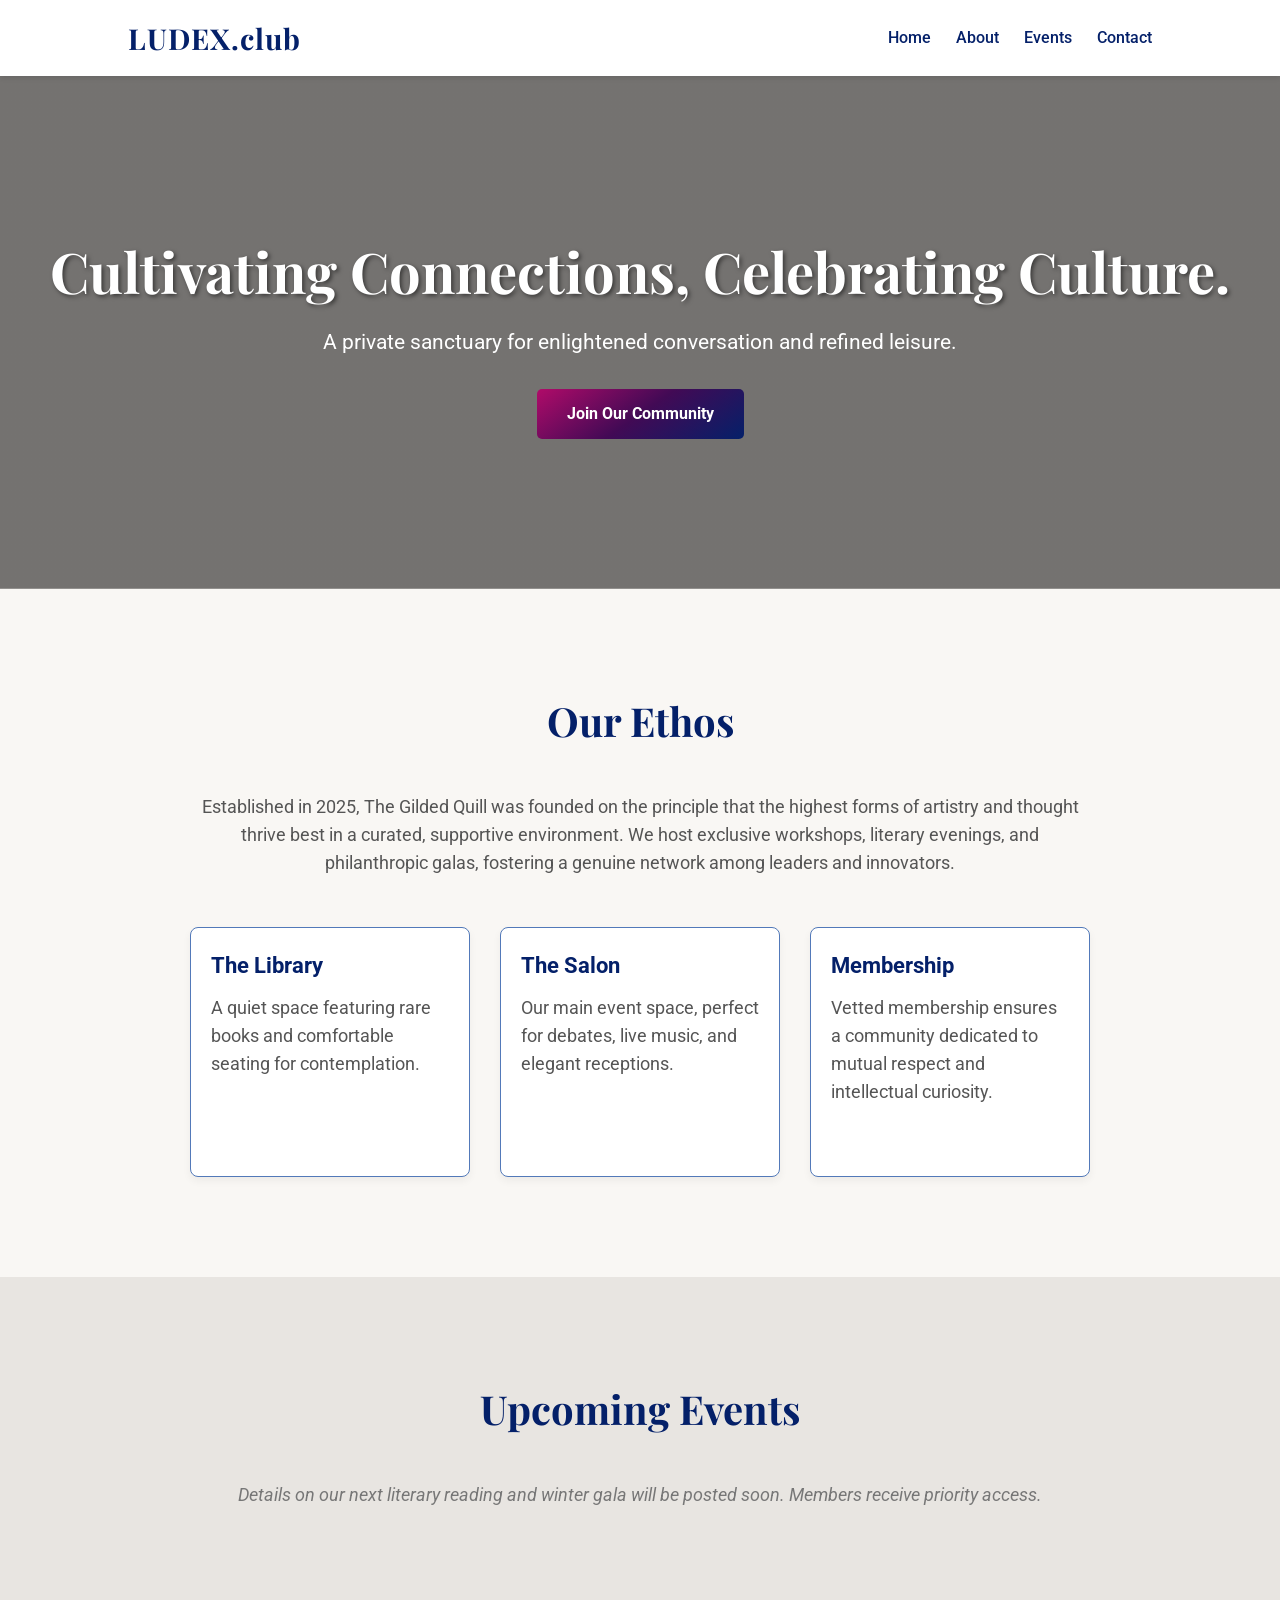
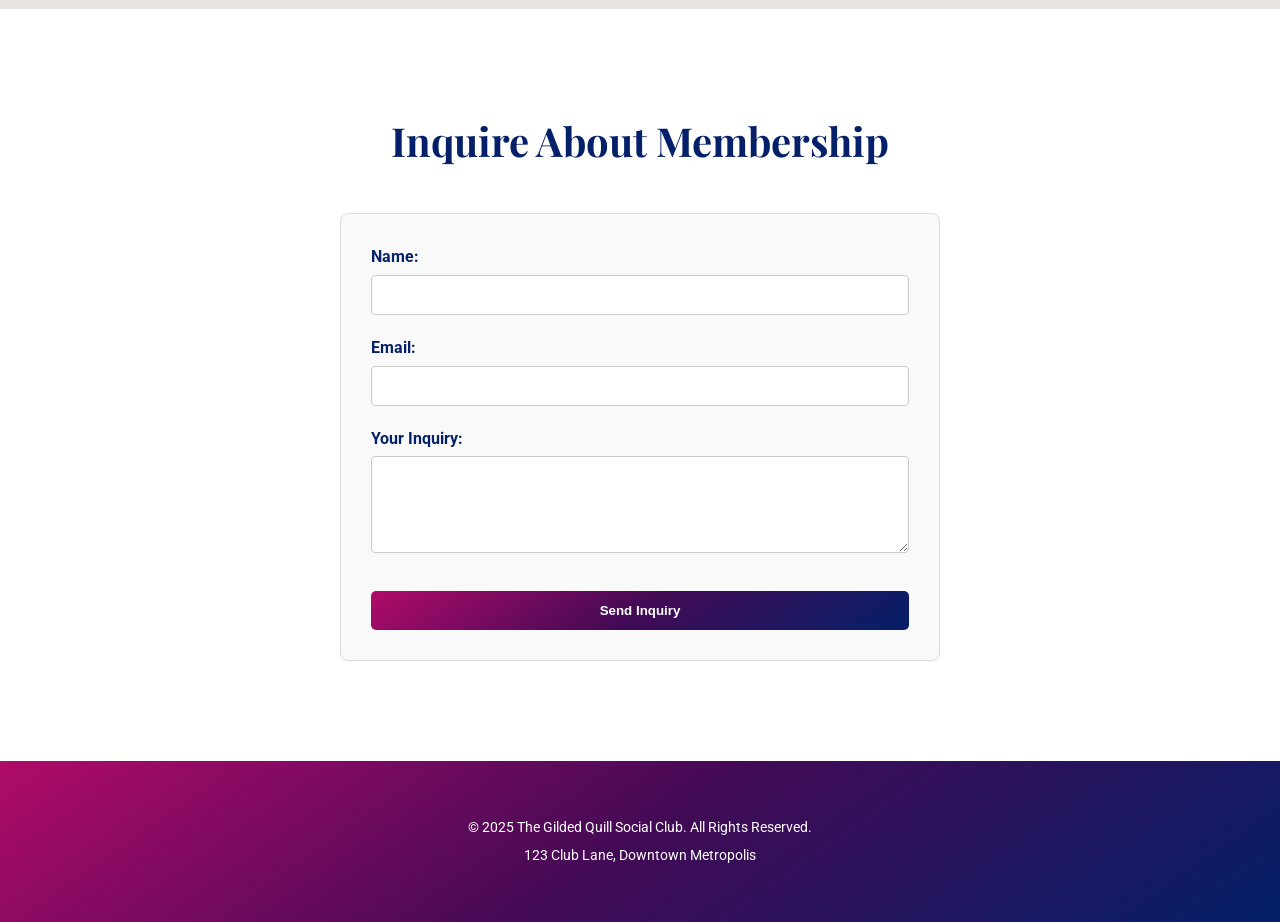
<file: index.html>
<!DOCTYPE html>
<html lang="en">
<head>
    <meta charset="UTF-8">
    <meta name="viewport" content="width=device-width, initial-scale=1.0">
    <title>LUDEX.club</title>
    <link href="https://fonts.googleapis.com/css2?family=Playfair+Display:wght@700&family=Roboto:wght@400;700&display=swap" rel="stylesheet">
    
    <style>
        /* CSS EMBEDDED BELOW */

        /* General Reset and Base Styles */
        * {
            margin: 0;
            padding: 0;
            box-sizing: border-box;
        }

        /* Color Variables for easy theme switching */
        :root {
            --color-primary-dark: #042069; /* Deep Navy Blue (BiBottom) */
            --color-primary-light: #5279b9; /* A light, desaturated blue for hovers/borders */
            --gradient-main: linear-gradient(145deg, #B00B69, #420A55, #042069); /* Blue Gradient */
            --gradient-hover: linear-gradient(145deg, #a40a61, #3c094e, #031e60); /* Slightly darker for hover */
        }

        body {
            font-family: 'Roboto', sans-serif;
            line-height: 1.6;
            color: #333;
            background-color: #f9f7f4; /* Light, warm background (kept) */
            scroll-behavior: smooth;
        }

        .container {
            width: 80%;
            max-width: 1200px;
            margin: 0 auto;
            padding: 20px 0;
        }

        h1, h2, h3 {
            font-family: 'Playfair Display', serif;
            color: var(--color-primary-dark); /* Deep Navy Blue */
        }

        /* Header and Navigation */
        header {
            background: #fff;
            box-shadow: 0 2px 5px rgba(0, 0, 0, 0.1);
            position: sticky;
            top: 0;
            z-index: 1000;
        }

        header .container {
            display: flex;
            justify-content: space-between;
            align-items: center;
            padding: 15px 0;
        }

        .logo {
            font-size: 1.8em;
            font-weight: 700;
            letter-spacing: 1px;
        }

        nav ul {
            list-style: none;
            display: flex;
        }

        nav ul li a {
            text-decoration: none;
            color: var(--color-primary-dark); /* CHANGED from brown to Deep Navy */
            margin-left: 25px;
            font-weight: 500;
            padding: 5px 0;
            transition: color 0.3s;
        }

        nav ul li a:hover {
            color: var(--color-primary-light); /* CHANGED from tan/grey to light blue */
        }

        /* Hero Section */
        .hero {
            background: linear-gradient(rgba(0, 0, 0, 0.5), rgba(0, 0, 0, 0.5)), url('https://picsum.photos/1600/900?random=1'); /* Placeholder image */
            background-size: cover;
            background-position: center;
            color: #fff;
            text-align: center;
            padding: 150px 20px;
            display: flex;
            align-items: center;
            justify-content: center;
        }

        .hero-content h2 {
            font-size: 3.5em;
            margin-bottom: 10px;
            color: #fff; 
            text-shadow: 2px 2px 4px rgba(0, 0, 0, 0.5);
        }

        .hero-content p {
            font-size: 1.3em;
            margin-bottom: 30px;
        }

        .btn {
            display: inline-block;
            /* CHANGED from brown solid color to blue gradient */
            background: var(--gradient-main);
            color: #fff;
            padding: 12px 30px;
            text-decoration: none;
            border-radius: 5px;
            font-weight: 700;
            transition: background 0.3s, transform 0.2s;
            border: none; /* Ensure no default border interferes */
        }

        .btn:hover {
            /* CHANGED to a slightly darker gradient on hover */
            background: var(--gradient-hover);
            transform: translateY(-2px);
        }

        /* Section Styling */
        section {
            padding: 80px 0;
            text-align: center;
        }

        section:nth-child(even) {
            background-color: #e8e5e1; /* Alternating section background (Kept neutral) */
        }

        section h3 {
            font-size: 2.5em;
            margin-bottom: 40px;
        }

        /* About Section */
        .about .container {
            max-width: 900px;
        }

        .about p {
            margin-bottom: 50px;
            font-size: 1.1em;
            color: #555;
        }

        .about-grid {
            display: flex;
            justify-content: space-between;
            gap: 30px;
            margin-top: 40px;
        }

        .feature {
            flex: 1;
            padding: 20px;
            /* CHANGED border from tan/grey to light blue */
            border: 1px solid var(--color-primary-light); 
            border-radius: 8px;
            background-color: #fff;
            box-shadow: 0 4px 8px rgba(0, 0, 0, 0.05);
            text-align: left;
        }

        .feature h4 {
            color: var(--color-primary-dark); /* Deep Navy Blue */
            font-size: 1.4em;
            margin-bottom: 10px;
        }

        /* Events Section */
        .events .placeholder-text {
            font-style: italic;
            color: #777;
            font-size: 1.1em;
        }

        /* Contact Section (Form) */
        .contact {
            background-color: #fff;
        }

        .contact-form {
            max-width: 600px;
            margin: 0 auto;
            text-align: left;
            padding: 30px;
            border: 1px solid #ddd;
            border-radius: 8px;
            background-color: #f9f9f9;
        }

        .form-group {
            margin-bottom: 20px;
        }

        .form-group label {
            display: block;
            margin-bottom: 5px;
            font-weight: 700;
            color: var(--color-primary-dark); /* Deep Navy Blue */
        }

        .form-group input[type="text"],
        .form-group input[type="email"],
        .form-group textarea {
            width: 100%;
            padding: 10px;
            border: 1px solid #ccc;
            border-radius: 4px;
            font-size: 1em;
        }

        .form-group textarea {
            resize: vertical;
        }

        .submit-btn {
            width: 100%;
            border: none;
            cursor: pointer;
            margin-top: 10px;
            /* Uses the button styles defined above */
        }

        /* Footer */
        footer {
            /* CHANGED from brown solid color to blue gradient */
            background: var(--gradient-main);
            color: #fff;
            padding: 30px 0;
            text-align: center;
            font-size: 0.9em;
        }

        footer p {
            margin: 5px 0;
        }

        /* Simple Responsive Adjustment */
        @media (max-width: 768px) {
            .hero-content h2 {
                font-size: 2.5em;
            }

            header .container {
                flex-direction: column;
            }

            nav ul {
                margin-top: 15px;
            }

            nav ul li a {
                margin: 0 10px;
            }

            .about-grid {
                flex-direction: column;
            }
        }
    </style>
</head>
<body>

    <header>
        <div class="container">
            <h1 class="logo">LUDEX.club</h1>
            <nav>
                <ul>
                    <li><a href="#home">Home</a></li>
                    <li><a href="#about">About</a></li>
                    <li><a href="#events">Events</a></li>
                    <li><a href="#contact">Contact</a></li>
                </ul>
            </nav>
        </div>
    </header>

    <section id="home" class="hero">
        <div class="hero-content">
            <h2>Cultivating Connections, Celebrating Culture.</h2>
            <p>A private sanctuary for enlightened conversation and refined leisure.</p>
            <a href="#contact" class="btn">Join Our Community</a>
        </div>
    </section>

    <section id="about" class="about">
        <div class="container">
            <h3>Our Ethos</h3>
            <p>Established in 2025, The Gilded Quill was founded on the principle that the highest forms of artistry and thought thrive best in a curated, supportive environment. We host exclusive workshops, literary evenings, and philanthropic galas, fostering a genuine network among leaders and innovators.</p>
            <div class="about-grid">
                <div class="feature">
                    <h4>The Library</h4>
                    <p>A quiet space featuring rare books and comfortable seating for contemplation.</p>
                </div>
                <div class="feature">
                    <h4>The Salon</h4>
                    <p>Our main event space, perfect for debates, live music, and elegant receptions.</p>
                </div>
                <div class="feature">
                    <h4>Membership</h4>
                    <p>Vetted membership ensures a community dedicated to mutual respect and intellectual curiosity.</p>
                </div>
            </div>
        </div>
    </section>

    <section id="events" class="events">
        <div class="container">
            <h3>Upcoming Events</h3>
            <p class="placeholder-text">Details on our next literary reading and winter gala will be posted soon. Members receive priority access.</p>
        </div>
    </section>

    <section id="contact" class="contact">
        <div class="container">
            <h3>Inquire About Membership</h3>
            <form action="#" method="POST" class="contact-form">
                <div class="form-group">
                    <label for="name">Name:</label>
                    <input type="text" id="name" name="name" required>
                </div>
                <div class="form-group">
                    <label for="email">Email:</label>
                    <input type="email" id="email" name="email" required>
                </div>
                <div class="form-group">
                    <label for="message">Your Inquiry:</label>
                    <textarea id="message" name="message" rows="5" required></textarea>
                </div>
                <button type="submit" class="btn submit-btn">Send Inquiry</button>
            </form>
        </div>
    </section>

    <footer>
        <div class="container">
            <p>&copy; 2025 The Gilded Quill Social Club. All Rights Reserved.</p>
            <p>123 Club Lane, Downtown Metropolis</p>
        </div>
    </footer>

</body>
</html>
</file>
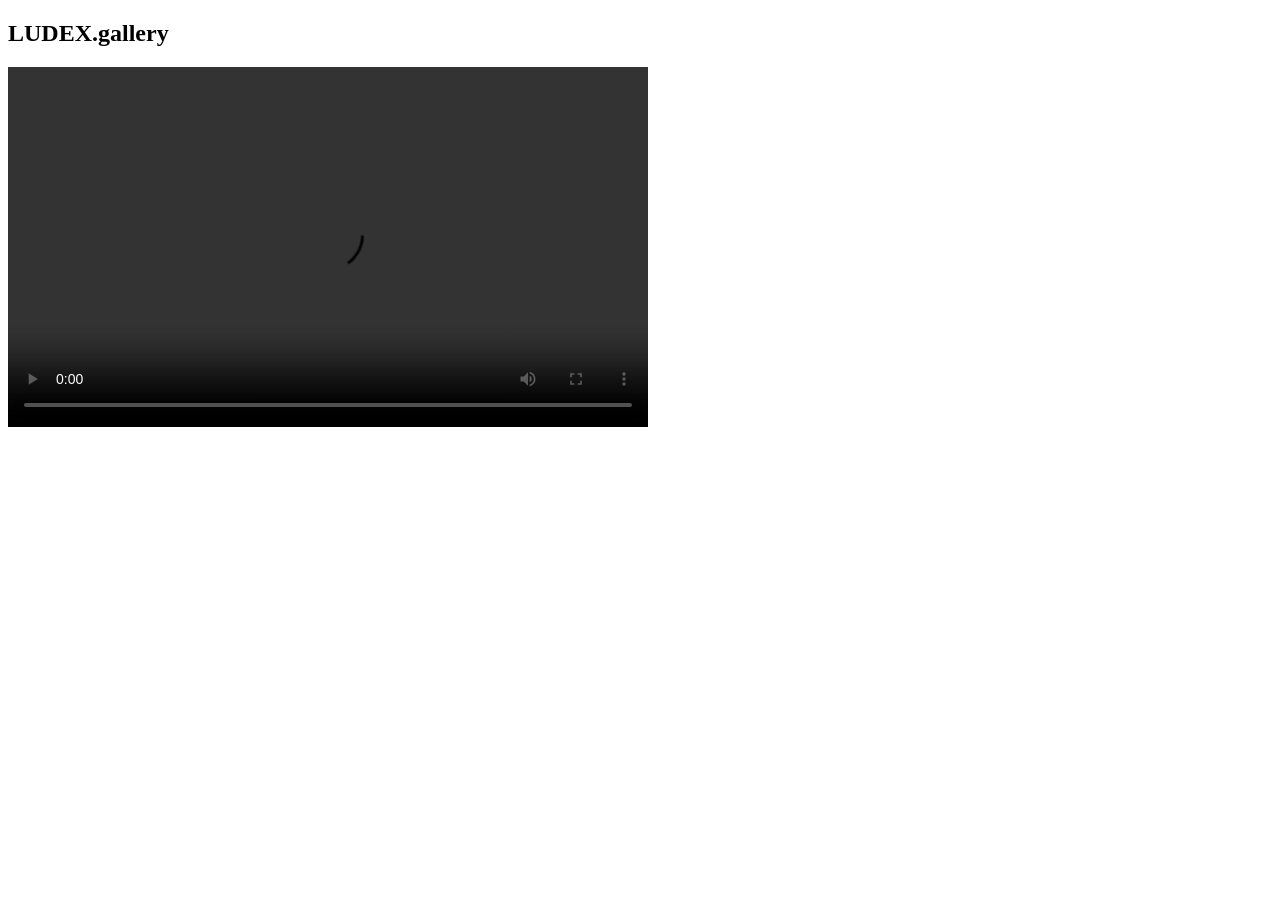
<file: index_stream.html>
<!DOCTYPE html>
<html lang="en">
<head>
    <meta charset="UTF-8">
    <title>PHP Video Stream</title>
</head>
<body>
    <h2>LUDEX.gallery</h2>
    <video width="640" height="360" controls autoplay>
        <source src="stream.php" type="video/mp4">
        Your browser does not support the video tag.
    </video>
</body>
</html>
</file>
